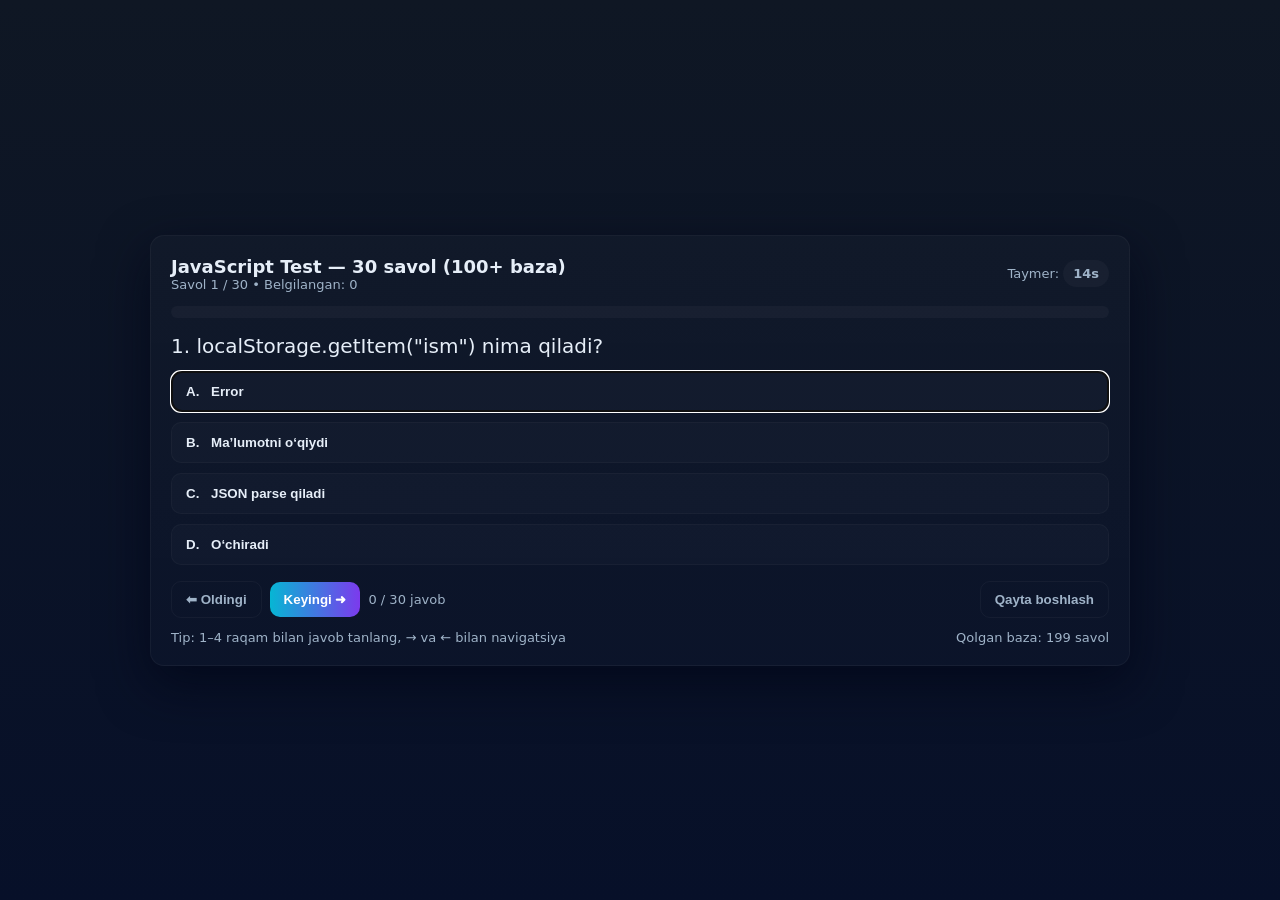
<file: index.html>
<!DOCTYPE html>
<html lang="uz">
	<head>
		<meta charset="utf-8" />
		<meta name="viewport" content="width=device-width,initial-scale=1" />
		<title>JS Test — Tasodifiy 20 savol (variantlar ham aralashtirilgan)</title>
		<link rel="stylesheet" href="style.css" />
	</head>
	<body>
		<div class="card" role="main" aria-live="polite">
			<header>
				<div>
					<h1>JavaScript Test — 30 savol (100+ baza)</h1>
					<div class="meta" id="meta">Savollar: tanlanmoqda…</div>
				</div>
				<div style="text-align: right">
					<div class="meta">Taymer: <span class="timer" id="timer">15s</span></div>
				</div>
			</header>

			<div class="progress-wrap" aria-hidden="true"><div class="progress-bar" id="progressBar"></div></div>

			<div class="q-row">
				<div class="left">
					<p class="question" id="questionText">Yuklanmoqda...</p>
					<p class="sub" id="qSub"></p>
					<div class="options" id="options"></div>

					<div class="controls">
						<div class="left-controls">
							<button id="prevBtn" class="btn-ghost" aria-label="Oldingi savol">⬅ Oldingi</button>
							<button id="nextBtn" class="btn-primary" aria-label="Keyingi savol" disabled>Keyingi ➜</button>
							<div class="center-note" id="progressText">0 / 30 javob</div>
						</div>
						<div>
							<button id="restartBtn" class="btn-ghost" title="Yangi 30 ta savol tanlash">Qayta boshlash</button>
						</div>
					</div>
				</div>
			</div>

			<div id="resultArea" style="display: none; margin-top: 12px">
				<div class="results" id="resultsBox"></div>
			</div>

			<footer
				style="display: flex; justify-content: space-between; margin-top: 12px; color: var(--muted); font-size: 13px">
				<div>Tip: 1–4 raqam bilan javob tanlang, → va ← bilan navigatsiya</div>
				<div>Qolgan baza: <span id="availableCount">0</span> savol</div>
			</footer>
		</div>

		<script src="script.js"></script>
	</body>
</html>
</file>
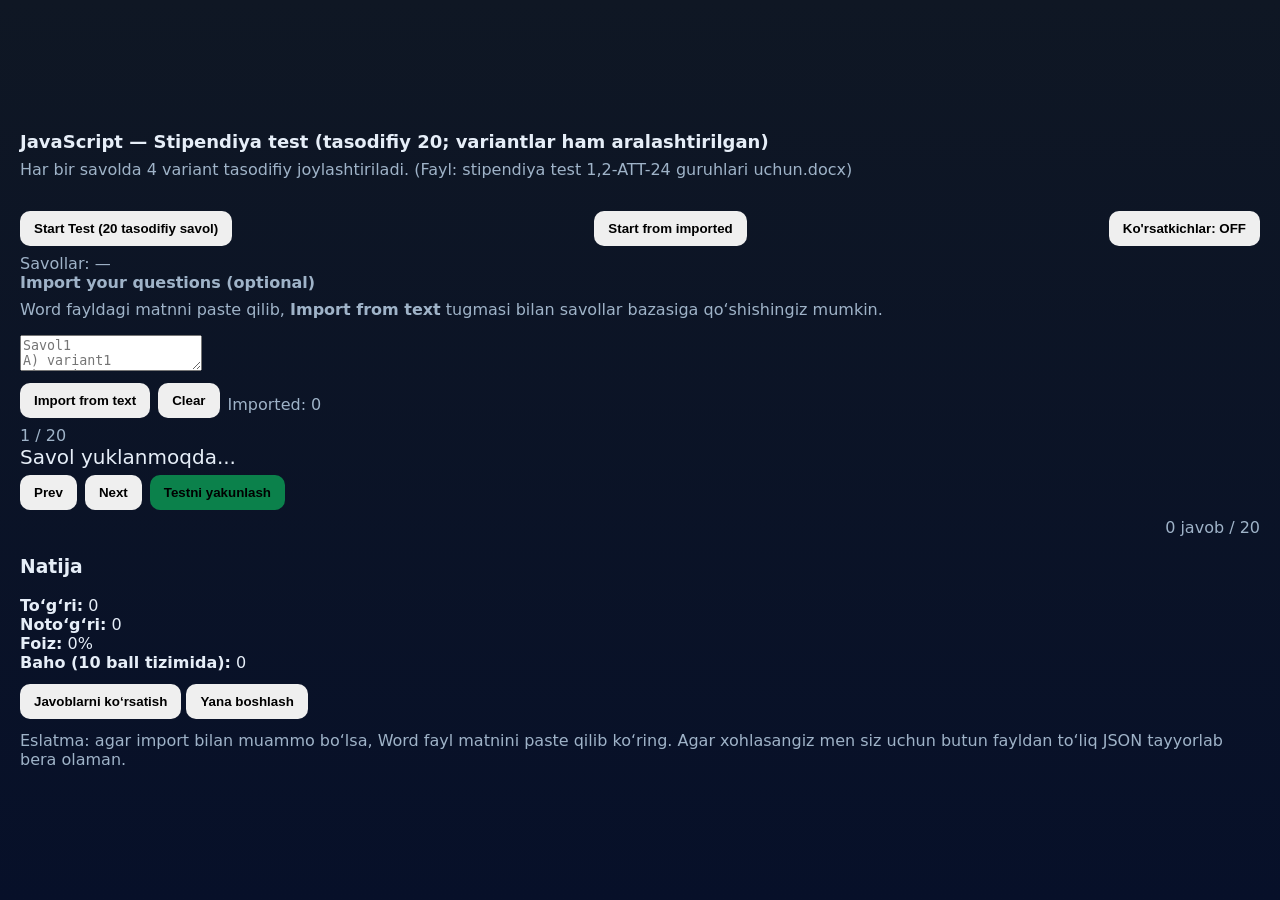
<file: test3.html>
<!DOCTYPE html>
<html lang="uz">
	<head>
		<meta charset="utf-8" />
		<meta name="viewport" content="width=device-width,initial-scale=1" />
		<title>JS Test — Tasodifiy 20 savol (variantlar ham aralashtirilgan)</title>
		<link rel="stylesheet" href="style.css">
	</head>
	<body>
		<div class="container" role="main">
			<header>
				<div>
					<h1>JavaScript — Stipendiya test (tasodifiy 20; variantlar ham aralashtirilgan)</h1>
					<p class="small">
						Har bir savolda 4 variant tasodifiy joylashtiriladi. (Fayl: stipendiya test 1,2-ATT-24 guruhlari uchun.docx)
					</p>
				</div>
			</header>

			<div class="panel topbar">
				<div class="controls">
					<button id="startBtn">Start Test (20 tasodifiy savol)</button>
					<button id="startFromImported" class="btn secondary">Start from imported</button>
					<button id="showKeyToggle" class="btn secondary">Ko'rsatkichlar: OFF</button>
				</div>

				<div style="margin-left: auto; display: flex; gap: 8px; align-items: center">
					<div class="small question-count" id="status">Savollar: —</div>
				</div>
			</div>

			<div class="panel">
				<strong class="small">Import your questions (optional)</strong>
				<p class="small">
					Word fayldagi matnni paste qilib, <strong>Import from text</strong> tugmasi bilan savollar bazasiga
					qo‘shishingiz mumkin.
				</p>
				<textarea
					id="importBox"
					placeholder="Savol1
A) variant1
B) variant2
C) variant3
D) variant4

Savol2
..."></textarea>

				<div style="margin-top: 8px; display: flex; gap: 8px; align-items: center">
					<button id="importBtn" class="btn secondary">Import from text</button>
					<button id="clearImport" class="btn secondary">Clear</button>
					<div class="small" id="importStatus">Imported: 0</div>
				</div>
			</div>

			<div id="quizArea" class="panel hidden" aria-live="polite">
				<div class="qa">
					<div style="flex: 1">
						<div class="question-count small" id="qCounter">1 / 20</div>
						<div class="question" id="qText">Savol yuklanmoqda...</div>
						<div class="options" id="optionsList"></div>
					</div>
				</div>

				<footer>
					<div style="display: flex; gap: 8px">
						<button id="prevBtn" class="btn secondary">Prev</button>
						<button id="nextBtn" class="btn">Next</button>
						<button id="finishBtn" class="btn" style="background: #0b814b">Testni yakunlash</button>
					</div>

					<div style="text-align: right">
						<div class="small" id="progressText">0 javob / 20</div>
					</div>
				</footer>
			</div>

			<div id="resultPanel" class="panel hidden">
				<h3>Natija</h3>
				<div id="scoreSummary" class="summary visible">
					<div><strong>To‘g‘ri:</strong> <span id="correctCount">0</span></div>
					<div><strong>Noto‘g‘ri:</strong> <span id="wrongCount">0</span></div>
					<div><strong>Foiz:</strong> <span id="percent">0%</span></div>
					<div><strong>Baho (10 ball tizimida):</strong> <span id="grade">0</span></div>
				</div>

				<div style="margin-top: 12px">
					<button id="reviewBtn" class="btn secondary">Javoblarni ko‘rsatish</button>
					<button id="restartBtn" class="btn">Yana boshlash</button>
				</div>

				<div id="answersList" class="panel hidden" style="margin-top: 12px"></div>
			</div>

			<footer style="margin-top: 12px">
				<div class="small">
					Eslatma: agar import bilan muammo bo‘lsa, Word fayl matnini paste qilib ko‘ring. Agar xohlasangiz men siz
					uchun butun fayldan to‘liq JSON tayyorlab bera olaman.
				</div>
			</footer>
		</div>

		<script src="script.js"></script>
	</body>
</html>
</file>
<file: style.css>
:root {
	--bg1: #0f1724;
	--bg2: #071029;
	--accent1: #06b6d4;
	--accent2: #7c3aed;
	--good: #10b981;
	--bad: #ef4444;
	--muted: #9fb3c8;
}
* {
	box-sizing: border-box;
}
html,
body {
	height: 100%;
}
body {
	margin: 0;
	font-family: Inter, Poppins, system-ui, -apple-system, 'Segoe UI', Roboto, 'Helvetica Neue', Arial;
	color: #e6eef8;
	display: flex;
	align-items: center;
	justify-content: center;
	background: linear-gradient(180deg, var(--bg1), var(--bg2));
	padding: 20px;
}
.card {
	width: 100%;
	max-width: 980px;
	border-radius: 14px;
	padding: 20px;
	background: linear-gradient(180deg, rgba(255, 255, 255, 0.02), rgba(255, 255, 255, 0.01));
	border: 1px solid rgba(255, 255, 255, 0.04);
	box-shadow: 0 18px 50px rgba(2, 6, 23, 0.7);
}
header {
	display: flex;
	align-items: center;
	justify-content: space-between;
	gap: 10px;
	margin-bottom: 14px;
}
header h1 {
	margin: 0;
	font-size: 18px;
}
.meta {
	color: var(--muted);
	font-size: 13px;
}
.progress-wrap {
	height: 12px;
	background: rgba(255, 255, 255, 0.03);
	border-radius: 999px;
	overflow: hidden;
	margin-bottom: 16px;
}
.progress-bar {
	height: 100%;
	width: 0%;
	background: linear-gradient(90deg, var(--accent1), var(--accent2));
	transition: width 0.28s ease;
}
.q-row {
	display: flex;
	gap: 18px;
	align-items: flex-start;
}
.left {
	flex: 1;
}
.question {
	font-size: 20px;
	margin: 0 0 6px;
}
.sub {
	color: var(--muted);
	font-size: 13px;
	margin-bottom: 12px;
}
.options {
	display: grid;
	gap: 10px;
}
.option {
	background: rgba(255, 255, 255, 0.02);
	border: 1px solid rgba(255, 255, 255, 0.03);
	padding: 12px 14px;
	border-radius: 10px;
	cursor: pointer;
	color: #e6eef8;
	text-align: left;
	transition: transform 0.12s, box-shadow 0.12s, background 0.12s;
}
.option:hover {
	transform: translateY(-3px);
	box-shadow: 0 10px 30px rgba(2, 6, 23, 0.6);
}
.option.correct {
	border-color: rgba(16, 185, 129, 0.3);
	background: rgba(16, 185, 129, 0.06);
}
.option.wrong {
	border-color: rgba(239, 68, 68, 0.2);
	background: rgba(239, 68, 68, 0.04);
	color: var(--muted);
}
.controls {
	display: flex;
	align-items: center;
	justify-content: space-between;
	margin-top: 16px;
	gap: 12px;
}
.left-controls {
	display: flex;
	gap: 8px;
	align-items: center;
}
button {
	padding: 10px 14px;
	border-radius: 10px;
	border: none;
	cursor: pointer;
	font-weight: 600;
}
.btn-primary {
	background: linear-gradient(90deg, var(--accent1), var(--accent2));
	color: white;
}
.btn-ghost {
	background: transparent;
	color: var(--muted);
	border: 1px solid rgba(255, 255, 255, 0.04);
}
.timer {
	font-weight: 700;
	padding: 6px 10px;
	border-radius: 999px;
	background: rgba(255, 255, 255, 0.03);
	min-width: 64px;
	text-align: center;
}
.center-note {
	color: var(--muted);
	font-size: 13px;
}
.results {
	padding: 18px;
	text-align: center;
}
.big {
	font-size: 44px;
	margin: 8px 0;
}
.small {
	color: var(--muted);
	margin-top: 8px;
}
.review {
	max-height: 320px;
	overflow: auto;
	text-align: left;
	margin-top: 14px;
	padding: 8px;
	border-top: 1px dashed rgba(255, 255, 255, 0.03);
}
@media (max-width: 760px) {
	.q-row {
		flex-direction: column;
	}
	.option {
		font-size: 15px;
	}
}
</file>
